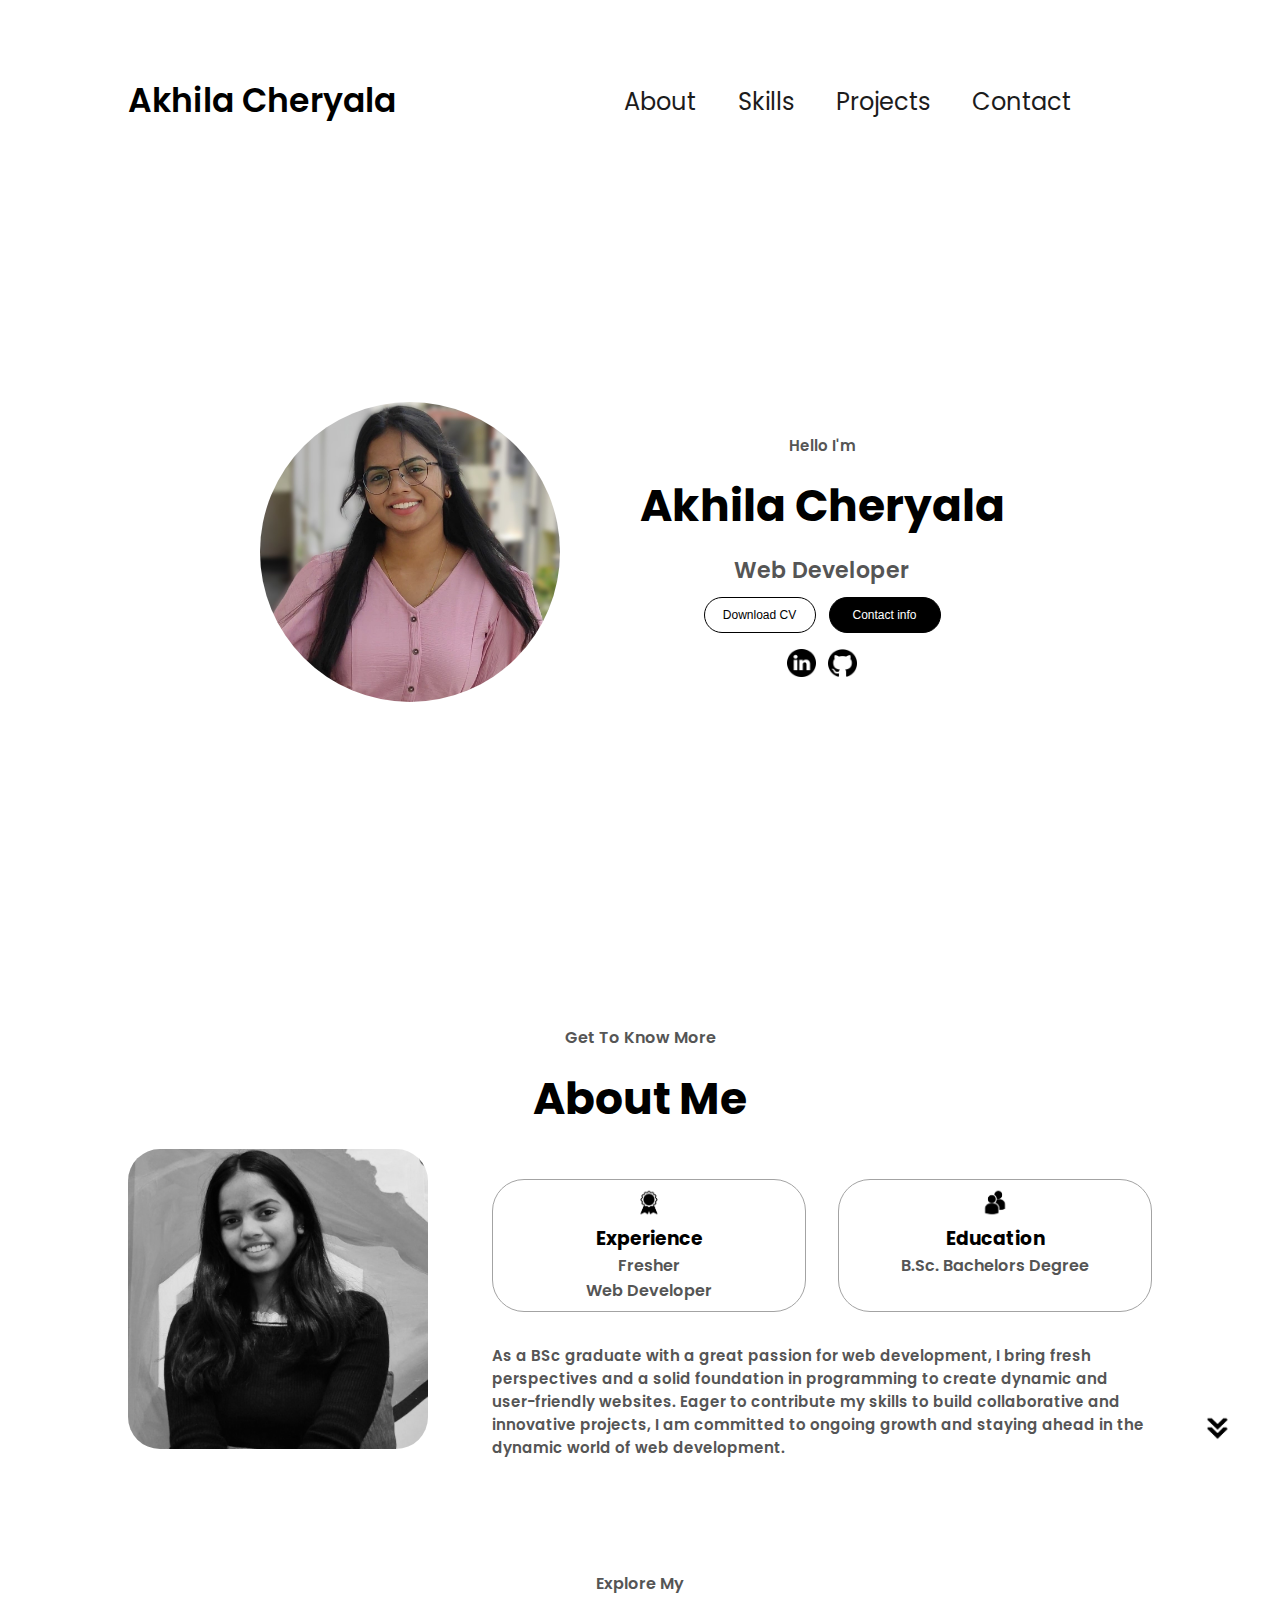
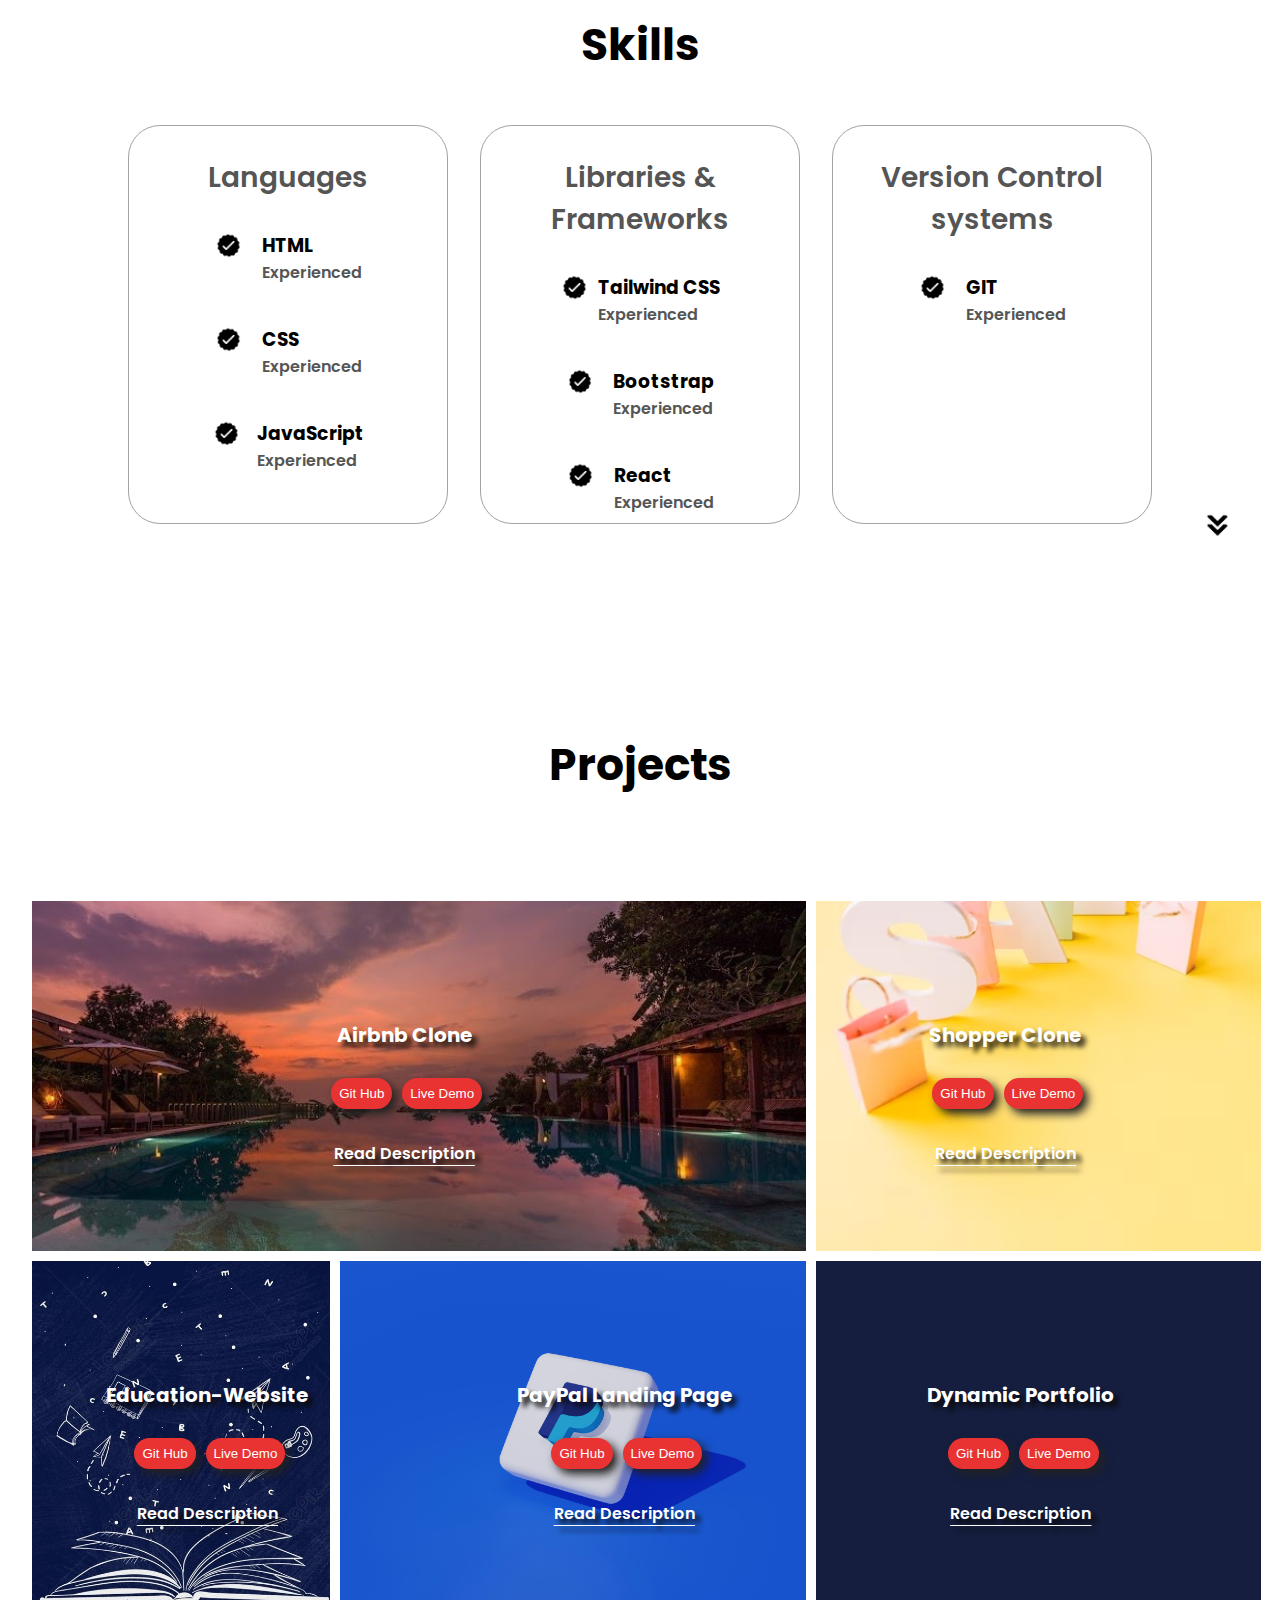
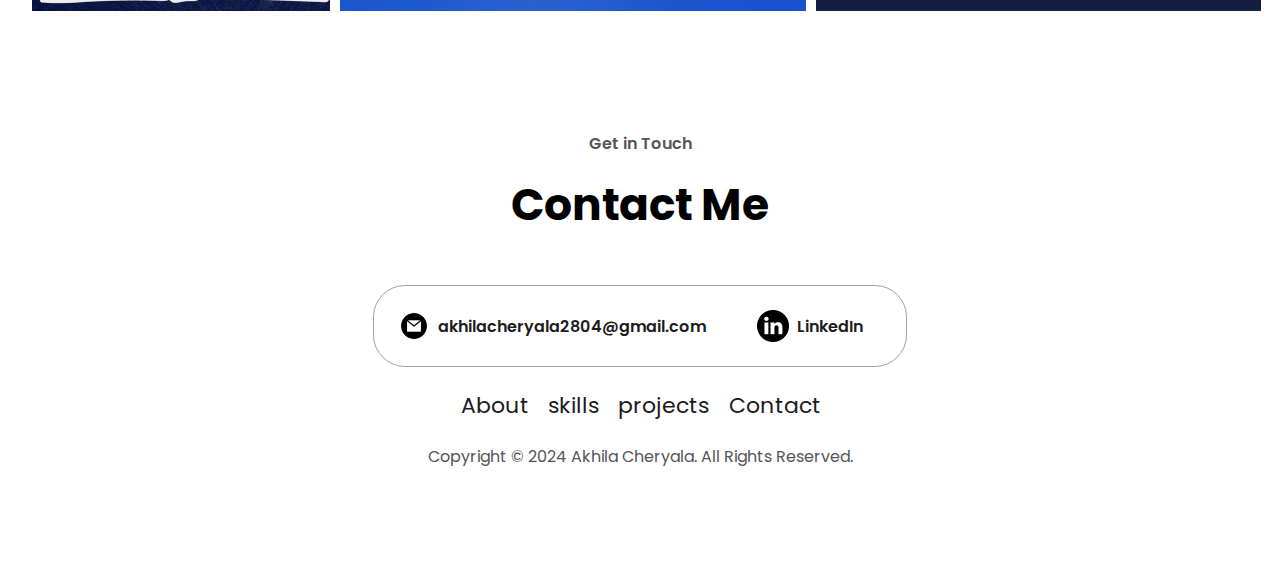
<file: index.html>
<!DOCTYPE html>
<html lang="en">
<head>
    <meta charset="UTF-8">
    <meta name="viewport" content="width=device-width, initial-scale=1.0">
    <title>my portfolio</title>
    <link rel="stylesheet" href="src/style.css">
    <link rel="stylesheet" href="src/mediaqueries.css">
</head>
<body>
    <nav class="nav-bar">
      <div class="logo">Akhila Cheryala</div>
      <div class="nav-links">
          <ul>
            <li> <a href="#about">About</a></li>
            <li> <a href="#skills">Skills</a></li>
            <li> <a href="#projects">Projects</a></li>
            <li> <a href="#contact">Contact</a></li>
         </ul>
     </div>
    </nav>
    <nav id="hamburger-nav">
      <div class="logo">Akhila Cheryala</div>
      <div id="hamburger-menu">
        <div class="hamburger-icon" onclick="toggleMenu()">
          <span></span>
          <span></span>
          <span></span>
        </div>
        <div class="menu-links">
          <li><a href="#about" onclick="toggleMenu()">About</a></li>
          <li><a href="#skills" onclick="toggleMenu()">Skills</a></li>
          <li><a href="#projects" onclick="toggleMenu()">Projects</a></li>
          <li><a href="#contact" onclick="toggleMenu()">Contact</a></li>
        </div>
      </div>
    </nav>
    <section class="profile">
        <div class="section__pic-container">
            <img src="public/assets/img2.jpg" class="img-1"  alt="Akhila profile picture">
        </div>
        <div class="section__text">
            <p class="section__text_p1">Hello I'm</p>
            <h1 class="title">Akhila Cheryala</h1>
            <p class="section__text_p2">Web Developer</p>
        
            <div class="btn_container">
               <button class="btn btn-color-1" onclick="window.open('public/assets/Akhila_React_Resume.pdf')"> Download CV</button>
               <button class="btn btn-color-2" onclick="location.href='./#contact'"> Contact info</button>
            </div>
           <div id="social-container">
              <img src="public/assets/linkedin.png" alt="My Linkedin profile" 
                 class="icon" onclick="location.href='https://www.linkedin.com/in/akhila-cheryala-584a47227/'">
               <img src="public/assets/github.png" alt="My github profile" 
               class="icon" onclick="location.href='https://github.com/AkhilaCheryala'">
            </div>
      </div>
    </section>
    <section id="about">
        <p class="section__text__p1">Get To Know More</p>
        <h2 class="title">About Me</h2>
        <div class="section-container">
          <div class="section__pic-container">
            <img src="public/assets/image_3edited.jpg"alt="Profile picture" class="about-pic"
            />
          </div>
          <div class="about-details-container">
            <div class="about-containers">
              <div class="details-container">
                <img src="public/assets/experience.png" alt="Experience icon"class="icon"/>
                <h3>Experience</h3>
                <p>Fresher<br />Web Developer</p>
              </div>
              <div class="details-container">
                <img src="public/assets/education.png"alt="Education icon"class="icon"/>
                <h3>Education</h3>
                <p>B.Sc. Bachelors Degree</p>
              </div>
            </div>
            <div class="text-container">
              <p>
                As a BSc graduate with a great passion for web development, I bring fresh perspectives and a solid foundation in programming to create dynamic and user-friendly websites. Eager to contribute my skills to build collaborative and innovative projects, I am committed to ongoing growth and staying ahead in the dynamic world of web development. 
              </p>
            </div>
          </div>
        </div>
        <img
          src="public/assets/arrow.png"
          alt="Arrow icon"
          class="icon arrow"
          onclick="location.href='./#skills'"
        />
      </section>
      <section id="skills">
        <p class="section__text__p1">Explore My</p>
        <h1 class="title">Skills</h1>
        <div class="skills-details-container">
          <div class="about-containers">
            <div class="details-container">
              <h2 class="experience-sub-title">Languages</h2>
              <div class="article-container">
                <article>
                  <img
                    src="public/assets/checkmark.png"
                    alt="Experience icon"
                    class="icon"
                  />
                  <div>
                    <h3>HTML</h3>
                    <p>Experienced</p>
                  </div>
                </article>
                <article>
                  <img
                    src="public/assets/checkmark.png"
                    alt="Experience icon"
                    class="icon"
                  />
                  <div>
                    <h3>CSS</h3>
                    <p>Experienced</p>
                  </div>
                </article>
                <article>
                  <img
                    src="public/assets/checkmark.png"
                    alt="Experience icon"
                    class="icon"/>
                  <div>
                    <h3>JavaScript</h3>
                    <p>Experienced</p>
                  </div>
                </article>  
              </div>
            </div>
            <div class="details-container">
              <h2 class="experience-sub-title">Libraries &<br>Frameworks</h2>
              <div class="article-container">
                <article>
                  <img
                    src="public/assets/checkmark.png"
                    alt="Experience icon"
                    class="icon"
                  />
                  <div>
                    <h3>Tailwind CSS</h3>
                    <p>Experienced</p>
                  </div>
                </article>
                <article>
                  <img
                    src="public/assets/checkmark.png"
                    alt="Experience icon"
                    class="icon"
                  />
                  <div>
                    <h3>Bootstrap</h3>
                    <p>Experienced</p>
                  </div>
                </article>
                <article>
                  <img
                    src="public/assets/checkmark.png"
                    alt="Experience icon"
                    class="icon"
                  />
                  <div>
                    <h3>React</h3>
                    <p>Experienced</p>
                  </div>
                </article>
              </div>
            </div>
            <div class="details-container">
              <h2 class="experience-sub-title">Version Control<br>systems</h2>
              <div class="article-container">
                <article>
                  <img
                    src="public/assets/checkmark.png"
                    alt="Experience icon"
                    class="icon"
                  />
                  <div>
                    <h3>GIT</h3>
                    <p>Experienced</p>
                  </div>
                </article>
              </div>
            </div>
          </div>
        </div>
        <img
          src="public/assets/arrow.png"
          alt="Arrow icon"
          class="icon arrow"
          onclick="location.href='./#projects'"
        />
   </section>
   
    <section id="projects">
      <h1 class="title">Projects</h1>
      <div id="projects-grid">
        
       <div class="container_1">
        <img src="public/assets/airbnb-banner.jpg" alt="project_1" >
       
        <div class="project_des des-1">
        <h4>Airbnb Clone</h4>
        <div class="buttons">
          <button class="btn_1"onclick="location.href='https://github.com/AkhilaCheryala/airbnb-clone'">Git Hub</button>
        </div>
        <button
        class="btn_2"
        onclick="location.href='https://airbbbbclone.netlify.app/'"
       >
        Live Demo
      </button>
      <div class="read-me" onclick="location.href='https://github.com/AkhilaCheryala/airbnb-clone/blob/main/README.md'"> <u>Read Description</u></div>
    </div>
      </div>
      <div class="container_2">
        <img src="public/assets/shopping-banner.jpeg" alt="project_1">
        <div class="project_des des-2">
        <h4>Shopper Clone</h4>
        <div class="buttons">
          <button class="btn_1"onclick="location.href='https://github.com/AkhilaCheryala/Shopper-clone-project'">Git Hub</button>
        </div>
        <button
        class="btn_2"
        onclick="location.href='https://shopper1234.netlify.app/'"
      >
        Live Demo
      </button>
      <div class="read-me" onclick="location.href='https://github.com/AkhilaCheryala/Shopper-clone-project/blob/main/README.md'"> <u>Read Description</u></div>

    </div>
      </div>
      <div class="container_3">
        <img src="public/assets/edu.banner.jpg" alt="project_1">
        <div class="project_des des-3">
        <h4>Education-Website</h4>
        <div class="buttons">
          <button class="btn_1"onclick="location.href='https://github.com/AkhilaCheryala/react-educational-website'">Git Hub</button>
        </div>
        <button
        class="btn_2"
        onclick="location.href='https://myeducationalreactapp.netlify.app/'"
      >
        Live Demo
      </button>
      <div class="read-me" onclick="location.href='https://github.com/AkhilaCheryala/react-educational-website/blob/main/README.md'"> <u>Read Description</u></div>
        </div>
      </div>
      <div class="container_4">
        <img src="public/assets/paypal.jpg" alt="project_1">
        <div class="project_des des-4">
        <h4>PayPal Landing Page</h4>
        <div class="buttons">
          <button class="btn_1"onclick="location.href='https://github.com/AkhilaCheryala/React-paypal-page'">Git Hub</button>
        </div>
        <button
        class="btn_2"
        onclick="location.href='https://paypalpage.netlify.app/'"
      >
        Live Demo
      </button>
      <div class="read-me" onclick="location.href='https://github.com/AkhilaCheryala/React-paypal-page/blob/main/README.md'"> <u>Read Description</u></div>

        </div>
      </div>
      <div class="container_5">
        <img src="public/assets/dark-blue-plain-qu1n1hfoj304k2li.jpg" alt="project_1">
        <div class="project_des des-5">
        <h4>Dynamic Portfolio</h4>
        <div class="buttons">
          <button class="btn_1"onclick="location.href='https://github.com/AkhilaCheryala/dynamic-portfolio/tree/main'">Git Hub</button>
        </div>
        <button
        class="btn_2"
        onclick="location.href='https://mydynamicportfolio.netlify.app/'"
      >
        Live Demo
      </button>
      <div class="read-me" onclick="location.href='https://github.com/AkhilaCheryala/dynamic-portfolio/blob/main/README.md'"> <u>Read Description</u></div>
        </div>
      </div>
    </div>
    </section>
    <section id="contact">
      <p class="section__text__p1">Get in Touch</p>
      <h1 class="title">Contact Me</h1>
      <div class="contact-info-upper-container">
        <div class="contact-info-container">
          <img
            src="public/assets/email.png"
            alt="Email icon"
            class="contact-icon"
          />
          <p class="contact-to"><a href="mailto:akhilacheryala2804@gmail.com">akhilacheryala2804@gmail.com</a></p>
        </div>
        <div class="contact-info-container">
          <img
            src="public/assets/linkedin.png"
            alt="LinkedIn icon"
            class="contact-icon"
          />
          <p class="contact-to"><a href="https://www.linkedin.com/in/akhila-cheryala-584a47227/">LinkedIn</a></p>
        </div>
      </div>
    </section>
    <footer>
      <nav>
        <div class="nav-links-container">
          <ul class="nav-links">
            <li><a href="#about">About</a></li>
            <li><a href="#skills">skills</a></li>
            <li><a href="#projects">projects</a></li>
            <li><a href="#contact">Contact</a></li>
          </ul>
        </div>
      </nav>
      <p>Copyright &#169; 2024 Akhila Cheryala. All Rights Reserved.</p>
    </footer>
    <script src="src/script.js"></script>
</body>
</html>
</file>
<file: src/style.css>
/* general elements style */
@import url('https://fonts.googleapis.com/css2?family=Jost:wght@300;400&family=Oswald&family=Poppins:wght@100;200;300&display=swap');
body{
font-family:'Poppins', sans-serif;
background-color: white;
margin: 0 8rem;

}
html{
    scroll-behavior: smooth;
}
p{
   color:#555555;
    margin: 0;
  padding: 0;
}
/* transition */
a,btn{
    transition: all 300ms ease;
}
/* nav */
.nav-links ,ul , a{
 display: flex;
 list-style: none;
 justify-content:center;
 margin-right: 1.2rem;
 
 } 
.nav-bar{
    display: flex;
    margin-top: 20px;
    justify-content:space-between;
    align-items: center;
    height: 18vh;
}
 .nav-links ul li{ 
    font-size: 24px;
    list-style:none;
   padding-right: 23px;
  
}
a{
    color: rgb(28, 28, 28);
    text-decoration: none;
    text-decoration-color:rgb(79, 78, 78);
}
a:hover{
    color:rgb(110, 109, 109);
    text-decoration:underline;
    text-decoration-color:rgb(94, 92, 92) ;
    text-underline-offset: 5px;
}
.logo{
    font-size: 33px;
    font-weight: 550;
}
.logo:hover{
     cursor:default;
}
/* HAMBURGER MENU */

#hamburger-nav {
  display: none;
}

#hamburger-menu {
  position: relative;
  display: inline-block;
}

.hamburger-icon {
  display: flex;
  flex-direction: column;
  justify-content: space-between;
  height: 24px;
  width: 30px;
  cursor: pointer;
}

.hamburger-icon span {
  width: 100%;
  height: 2px;
  background-color: black;
  transition: all 0.3 ease-in-out;
}

.menu-links {
  position: absolute;
  top: 100%;
  right: 0;
  background-color: rgb(255, 255, 255);
  width: fit-content;
  max-height: 0;
  overflow: hidden;
  transition: all 0.3 ease-in-out;
}

.menu-links a {
  display: block;
  border: 1px solid rgb(0, 0, 0);
  text-align: center;
  font-size: 1rem;
  color: black;
  padding: 5px;
  text-decoration: none;
  transition: all 0.3 ease-in-out;
}
.menu-links a:hover{
  color: #555555;
}
.menu-links li:hover{
text-decoration:underline ;
}
 .menu-links li {
  list-style: none;
}

.menu-links.open {
 max-height: 150px;
}

.hamburger-icon.open span:first-child {
  transform: rotate(45deg) translate(10px, 5px);
}

.hamburger-icon.open span:nth-child(2) {
  opacity: 0;
}

.hamburger-icon.open span:last-child {
  transform: rotate(-45deg) translate(10px, -5px);
}

.hamburger-icon span:first-child {
  transform: none;
}

.hamburger-icon span:first-child {
  opacity: 1;
}

.hamburger-icon span:first-child {
  transform: none;
}
  
  
  /* profile picture */
   section{
   font-weight: 600;
    
    
  } 
  .img-1,.section_p1{
    margin: auto 0;
    width: 300px;
    height: 300px;
    border-radius: 50%;
    
  }
  .profile{
    display: flex;
    justify-content:center;
    align-items: center;
    gap: 4rem;
     height: 60vh;
     margin: 0px 0px 50px;
  }
  .section__text{
    align-self: center;
    justify-content: center;
  }

  .section__text_p1{
    text-align: center;
    font-size: 15px;
  }
  .section__text_p2{
    font-size:22px ;
    text-align: center;
    margin:0px 0px 10px;
   
  }
  .title{
    font-size: 44px;
    text-align: center;
    margin: 1rem;
    padding: 0;
    
  }
  .icon{
    height: 1.8rem;
    width: 1.8rem;
  }
  .icon:hover{
    cursor: pointer;
    opacity: 0.4;
  }
 #social-container{
  display: flex;
  justify-content: center;
  gap: 12px;
  margin-top: 1rem;
 }
  .btn{
   border-radius: 24px;
   padding: 10px;
   font-size: 12px;
   border:black 1px solid ;
   width: 7rem;
   transition: all 300ms ease;
  
  }
  .btn-color-1{
    background-color: white;
  }
  .btn_container{
    display: flex;
    justify-content: center;
    gap: 13px;
  }
  .btn-color-1:hover{
   cursor: pointer;
  background-color: rgb(21, 21, 21);
    color: white;
  }
  .btn-color-2{
    background-color: black;
    color: white;
  }
  .btn-color-2:hover{
    cursor: pointer;
    opacity: 0.8;
  }

.section__text__p1{
  text-align: center;
  font-size: 16px;

  /* about */
}
#about {
  position: relative;
}

.about-containers {
  gap: 2rem;
  margin-bottom: 2rem;
  margin-top: 2rem;
}

.about-details-container {
  justify-content: center;
  flex-direction: column;
}

.about-containers,
.about-details-container {
  display: flex;
}

.about-pic {
  border-radius: 2rem;
  height: 300px;
  width: 300px;
}

.arrow {
  position: absolute;
  right: -5rem;
  bottom: 1rem;
}

.details-container {
  padding: 8px;
  flex: 1;
  background: white;
  border-radius: 2rem;
  border: rgb(53, 53, 53) 0.1rem solid;
  border-color: rgb(163, 163, 163);
  text-align: center;
}

.section-container {
  gap: 4rem;
  height: 80%;
  display: flex;
  justify-content: center;
 
}

.section__pic-container { 
  margin: auto 0;
}
.text-container{
  font-size: 15px;
}
h3{
  margin: 0;
}

/* EXPERIENCE SECTION */

#skills {
 position: relative; 
}

.experience-sub-title {
  color: rgb(85, 85, 85);
  font-weight: 600;
  font-size: 1.75rem;
  margin-bottom: 2rem;
}

/* skills section */
#skills {
 
  margin-top: 7rem;
  margin-bottom: 11rem;
}

.experience-sub-title {
  color: rgb(85, 85, 85);
  font-weight: 600;
  font-size: 1.75rem;
  
}

.skills-details-container {
  display: flex;
  justify-content: center;
  flex-direction: column;
}

.article-container {
  display: flex;
  text-align: initial;
  flex-wrap: wrap;
  flex-direction: row;
  gap: 2.5rem;
  justify-content: space-around;
}

article {
  display: flex;
  width: 10rem;
  justify-content: space-around;
  gap: 0.5rem;
}
.read-me{
  font-size: 16px;
  text-decoration: underline;
  margin-top: 2rem;
  text-underline-offset: 6px;
}
.read-me:hover{
  cursor: pointer;
  opacity: 0.7;

}
article .icon {
  cursor: default;
}
/* project section */

#projects{
  height: 160vh;
}
#projects-grid{
 
  padding: 40px 0px;
  display: grid;
  grid-template-areas:
  "container_1 container_1 container_1 container_2"
  "container_3 container_4 container_4 container_5";
  grid-gap: 10px;
  width: 120%;
  margin-left: -6rem;
}
.container_1{
  grid-area: container_1;
}
.container_2{
  grid-area: container_2;
}
.container_3{
  grid-area: container_3;
}
.container_4{
  grid-area: container_4;
}
.container_5{
  grid-area: container_5;
}
.container_1,.container_2,.container_3,.container_4,.container_5{
  position: relative;
  height: 350px;
}
#projects-grid img{
 margin-top: 3rem;
 width: 100%;
 height: 100%;
  object-fit:cover;
  
}
.des-1,.des-2,.des-3,.des-4,.des-5{
position: absolute;
top: 40%;
left: 25%;
text-align: center;
color: white;
font-size: 20px;
text-shadow: 5px 5px 5px rgb(9, 9, 9);
}
.des-1,
  .des-4{
  left: 38%;
}

.project_des h4{
  color: rgb(255, 255, 255);
}
.buttons{
  display: inline;
  padding: 5px;
}

.btn_1,.btn_2{
  color: rgb(255, 255, 255);
  background-color: rgb(233, 51, 51);
  border: none;
  padding: 8px;
 box-shadow: 5px 5px 10px rgb(34, 34, 34);
 border-radius: 20px;
}
.btn_1:hover,.btn_2:hover{
cursor: pointer;
}
/* CONTACT */

#contact {
  display: flex;
  justify-content: center;
  flex-direction: column;
   height: 60vh; 
  margin-top: 8rem;
}

.contact-info-upper-container {
  display: flex;
  justify-content: center;
  border-radius: 2rem;
  border: rgb(53, 53, 53) 0.1rem solid;
  border-color: rgb(163, 163, 163);
  background: (250, 250, 250);
  margin: 2rem auto;
  padding: 0.5rem;
}

.contact-info-container {
  display: flex;
  align-items: center;
  justify-content: center;
  font-size: 16px;
  gap: 0.5rem;
  margin: 1rem;
}

.contact-icon {
  cursor: default;
  height: 32px;
  width: 32px;
}
.nav-links-container{
 font-size: 22px;
 color: rgb(0, 0, 0);
 margin-top: -2rem;
  
}
/* FOOTER SECTION */

footer {
  height: 20vh;
  margin: 0 1rem;
}

footer p {
  text-align: center;
}
.project-grid video{
  object-fit: contain;
  max-width: 100%;
}
</file>
<file: src/mediaqueries.css>
@media only screen and (max-width: 1400px) {
    .profile {
      height: 83vh;
      margin-bottom: 6rem;
    }
    #contact,
    #projects {
      height: fit-content;
    }  

  }
  @media  screen and (max-width: 600px){
    .nav-bar {
      display: none;
    }
    body{
      margin:0 5px;
    }
    #hamburger-nav {
      display: flex;
      justify-content: space-around;
      align-items: center;
      margin-top: 1rem; 
    }
    
    .arrow {
      display: none;
    }
    .profile{
       display: flex;
      flex-wrap: wrap;
       margin-top:3rem;
    }
    .section__pic-container{
    margin-bottom: -4rem;
    margin-top: 1rem;
    }
    .about-containers{
      flex-wrap: wrap;
    }
     section,
    .section-container {
      height: fit-content;
      flex-wrap: wrap;
      
    } 
    /* section {
      margin: 0 5%;
    } */
    
     
    section {
      margin: 0 5%;
    }
    .contact-info-upper-container,
    .btn-container {
     flex-wrap: wrap;
    }
    .nav-links {
      flex-direction: column;
      gap: 0.5rem;
      text-align: center;
    }
    #contact,
    footer {
      height: 40vh;
    }
   
    #contact{
      margin: 0;

    
    }
    #skills{
      height: 125vh;
    }
   
    article {
      font-size: 1rem;
    }
    footer nav {
      height: fit-content;
      margin-bottom: 2rem;
    } 
   
    .contact-info-upper-container{
     border:1px solid grey;
     margin: 1px;
    } 
    

    .logo {
      font-size: 1.7rem;
    }
    
    .title {
      font-size: 2rem;
    }
    
    .arrow{
      display: none;
    }
    #projects{
      height:155vh ;
    }
    #projects-grid{
      display: grid;
       grid-template-areas:
      "container_1"
      "container_2"
      "container_3"
      "container_4"
      "container_5"; 
     margin-left: -10px;
     margin-top: -3rem;
      row-gap: 0;
      gap: 0;
    }
    .container_1{
      grid-area: container_1;
    }
    .container_2{
      grid-area: container_2;
    }
    .container_3{
      grid-area: container_3;
    }
    .container_4{
      grid-area: container_4;
    }
    .container_5{
      grid-area: container_5;
    }
    .container_1,.container_2,.container_3,.container_4,.container_5{
      height: 240px;
      position: sticky;
      top: 10px;
      scroll-behavior: smooth ;
    
    }
    #projects-grid img{
      width: 100%;
      height: 95%;
      box-shadow: 5px 5px 5px rgb(143, 142, 142);
    }
    .project_des{
      top: 35%;
      left: 30%;
    }
  }
  @media  screen and (max-width: 500px){
    #skills{
      height: 137vh;
    }
    #projects{
      height: 180vh;
    }
    .title{
      margin-top: 1rem;
    }
    #projects-grid{
      margin-left: -3rem;
    }
    .project_des{
      left: 35%;
    }
    
  }
  @media  screen and (max-width: 350px){
    .profile{
      height: 100vh;
    }
    #skills{
      height: 200vh;
    }
    #projects{
      height: 270vh;
    }
    #projects-grid{
      margin-left: -2rem;
    }
    #contact{  
flex-wrap: nowrap;
    }
    .contact-info-upper-container{
     border: none;
     margin: 0;
    }
    .nav-links-container{
      margin: 0;

    }
  }
  @media screen and (max-width: 1100px) and (min-width: 602px) {
    #projects-grid{
 
      padding: 40px 0px;
      display: grid;
      grid-template-areas:
      "container_1  container_1 container_2"
      "container_3 container_4 container_5";
      grid-gap: 10px;
      width: 150%;
      margin-left: rem;
    }
    .container_1{
      grid-area: container_1;
    }
    .container_2{
      grid-area: container_2;
    }
    .container_3{
      grid-area: container_3;
    }
    .container_4{
      grid-area: container_4;
    }
    .container_5{
      grid-area: container_5;
    }
  }
</file>
